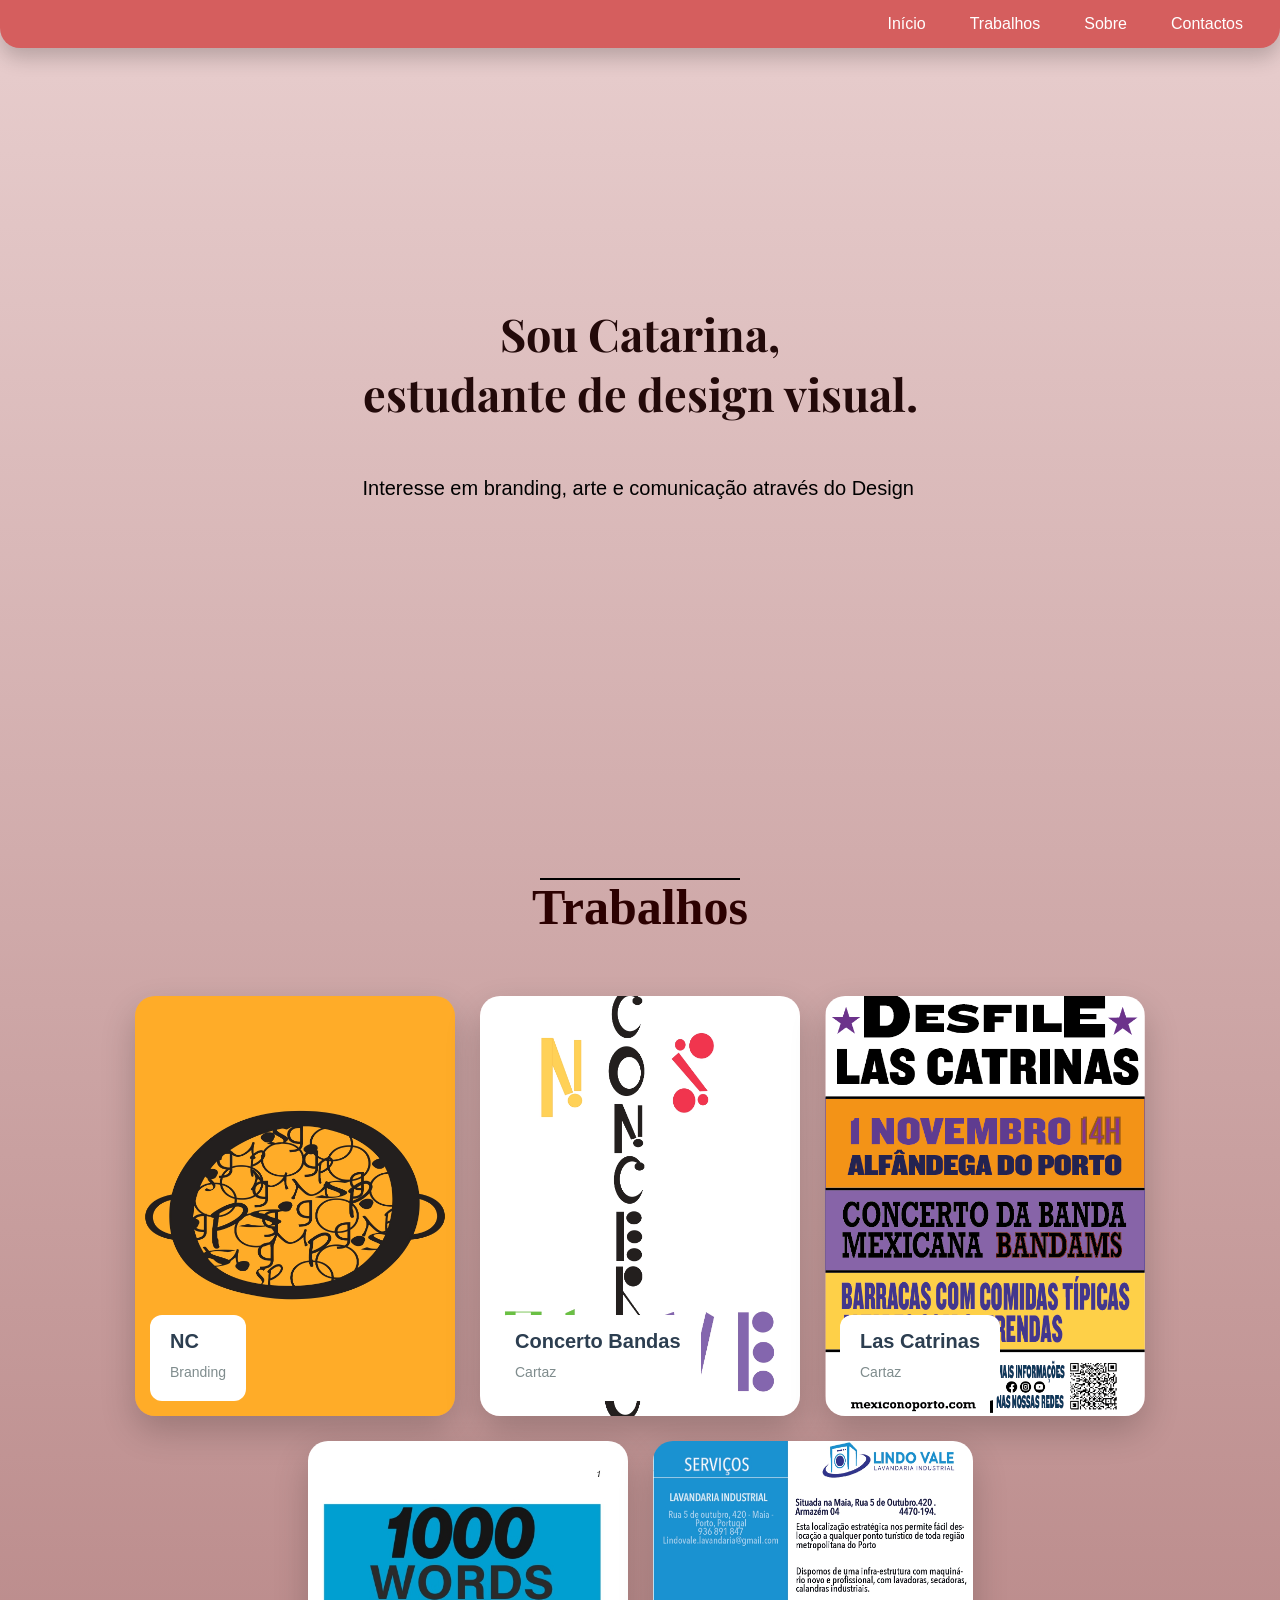
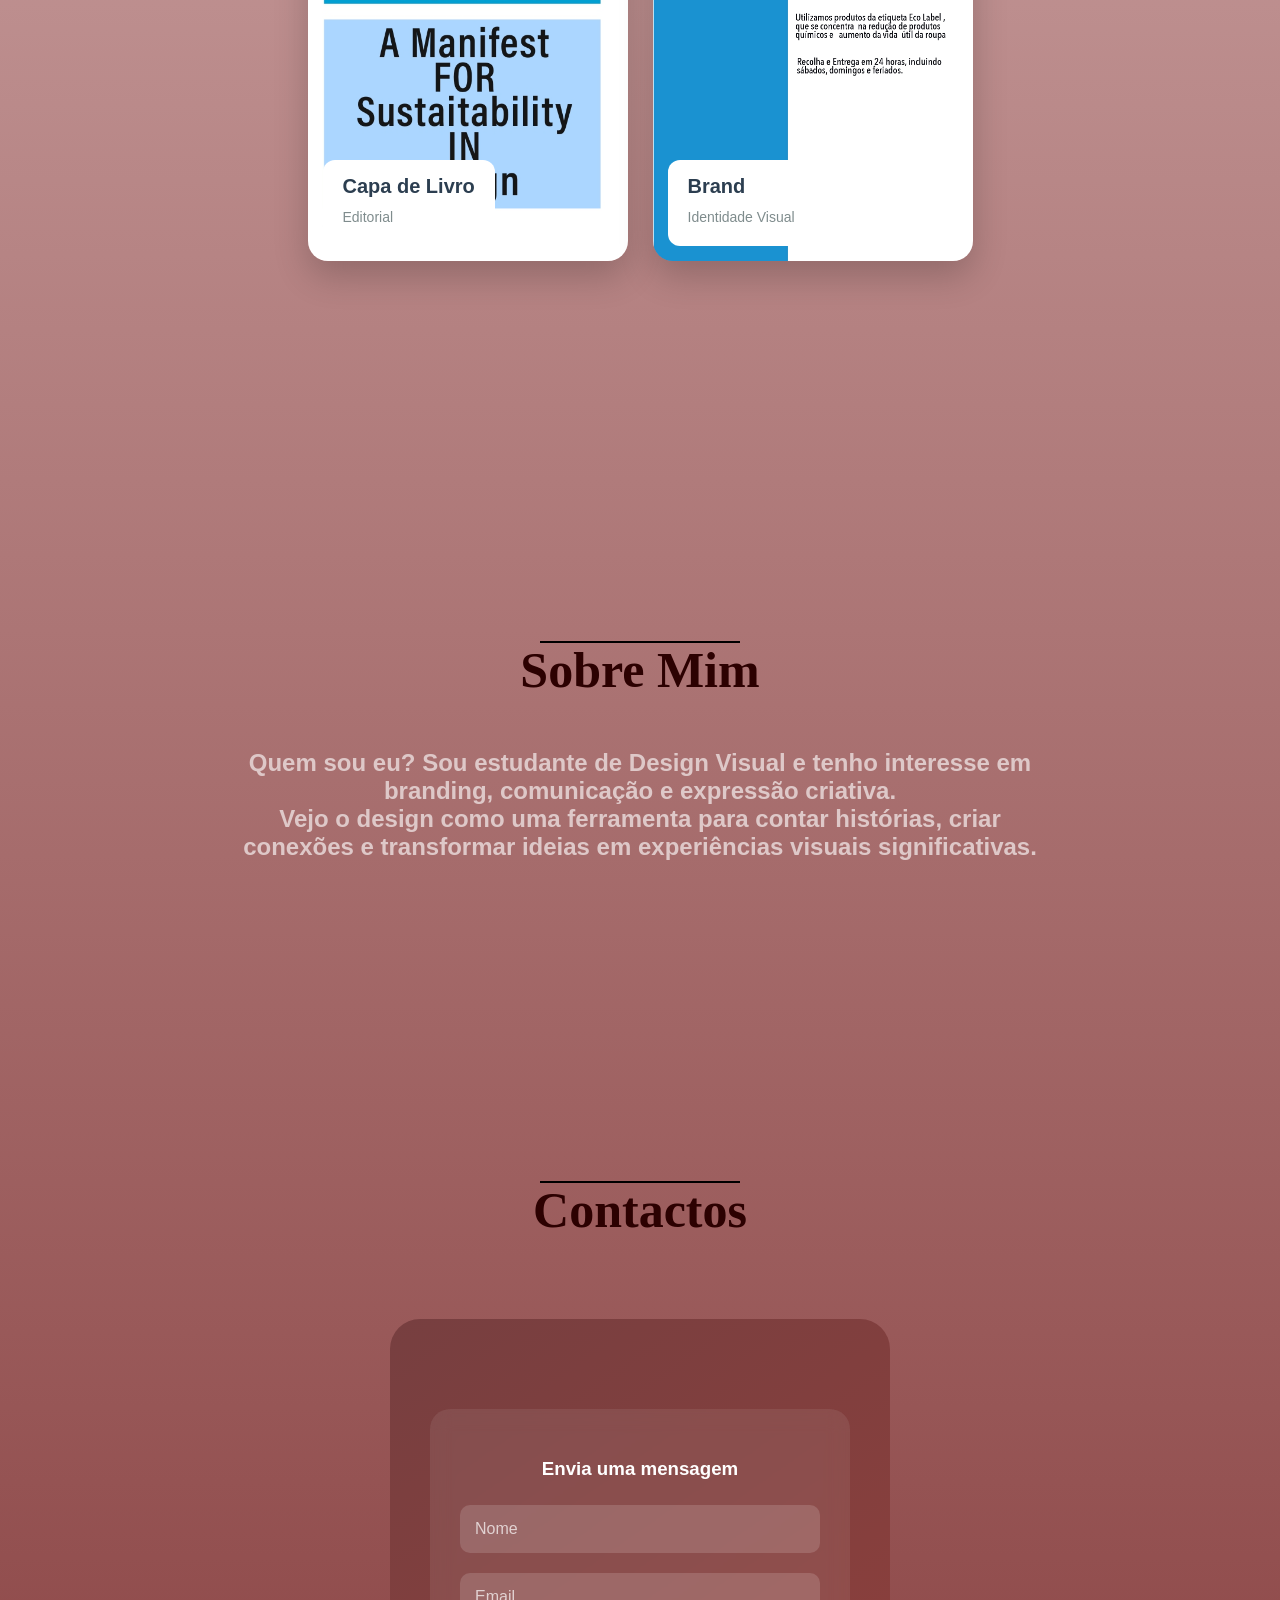
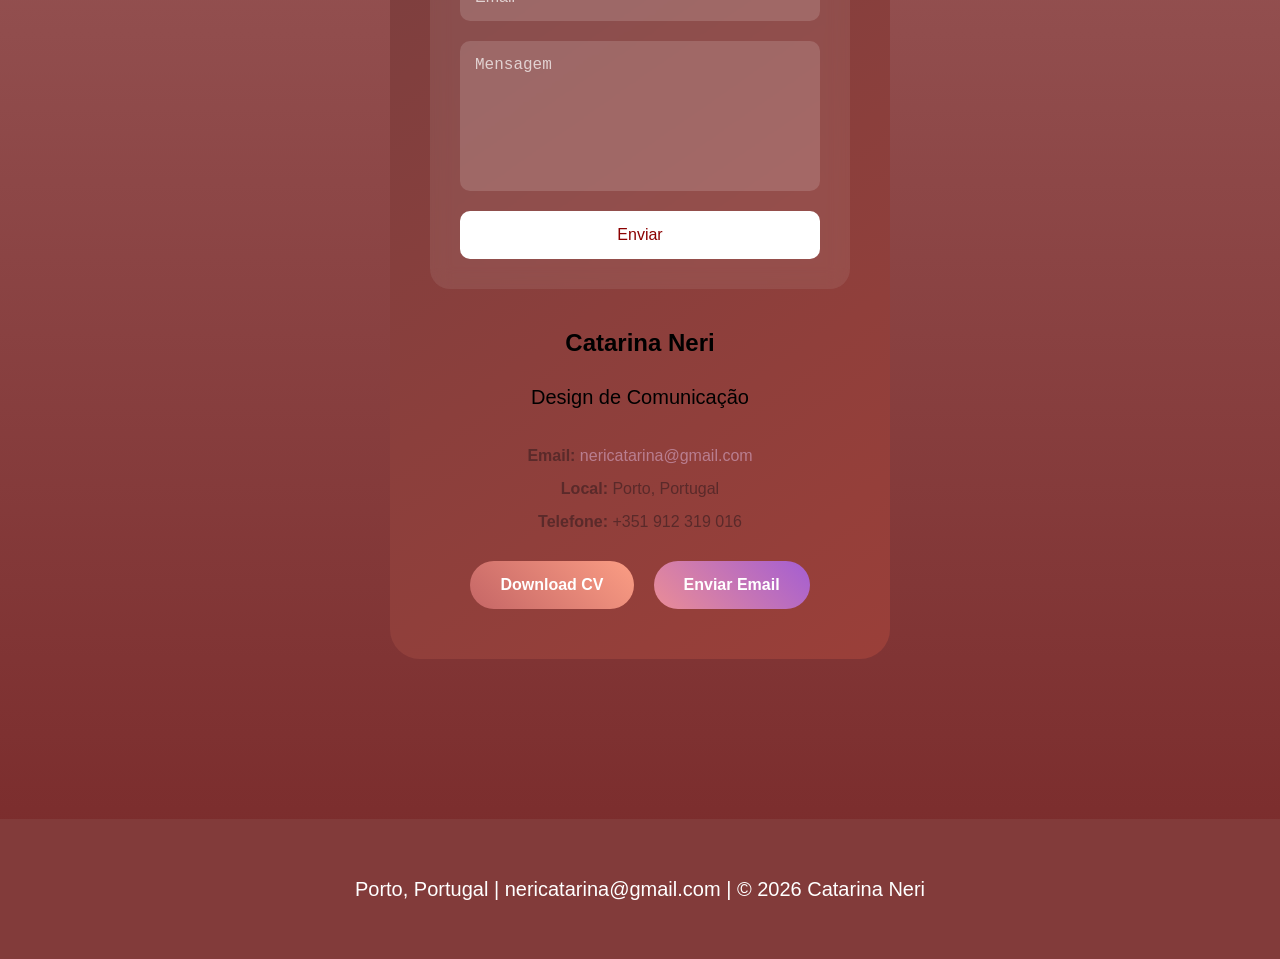
<file: index.html>
<!DOCTYPE html>
<html lang="pt-PT">
<head>
  <meta charset="UTF-8">
  <meta name="viewport" content="width=device-width, initial-scale=1.0">
  <title>Catarina Neri</title>
  <link rel="stylesheet" href="estilos.css">
  <link rel="preconnect" href="https://fonts.googleapis.com">
<link rel="preconnect" href="https://fonts.gstatic.com" crossorigin>
<link href="https://fonts.googleapis.com/css2?family=Playfair+Display:wght@400;700&display=swap" rel="stylesheet">
</head>
<body>

  <header id="cabecalho">
    <nav>
      <ul>
        <li><a href="#inicio">Início</a></li>
        <li><a href="#trabalhos">Trabalhos</a></li>
        <li><a href="#sobre">Sobre</a></li>
        <li><a href="#contacto">Contactos</a></li>
        
      </ul>
    </nav>
  </header>

  <section id="inicio">
    

   <section class="hero">

   <div class="hero-text">
    <h1 class="titulo-principal">
        Sou Catarina,<br>
        estudante de design visual.
    </h1>
    <p>Interesse em branding, arte e comunicação através do Design</p>
</div>
    </div>

</section>
</p>
    </div>
  </section>



  <section id="trabalhos">
    <h2 class="portfolio-title">Trabalhos</h2>

    <div class="galeria">
      <div class="projeto">
        <img src="assets/moqueca.jpg" alt="NC" onclick="openModal(this)">
        <div class="info">
          <h3>NC</h3>
          <p>Branding</p>
        </div>
      </div>

      <div class="projeto">
        <img src="assets/cartazradiumai.jpg" alt="Concerto Bandas" onclick="openModal(this)">
        <div class="info">
          <h3>Concerto Bandas</h3>
          <p>Cartaz</p>
        </div>
      </div>

      <div class="projeto">
        <img src="assets/desfile.catrinasport.png" alt="Las Catrinas" onclick="openModal(this)">
        <div class="info">
          <h3>Las Catrinas</h3>
          <p>Cartaz</p>
        </div>
      </div>

      <div class="projeto">
        <img src="assets/livro.jpg" alt="Capa de Livro" onclick="openModal(this)">
        <div class="info">
          <h3>Capa de Livro</h3>
          <p>Editorial</p>
        </div>
      </div>

      <div class="projeto">
        <img src="assets/lavt.jpg" alt="Brand" onclick="openModal(this)">
        <div class="info">
          <h3>Brand</h3>
          <p>Identidade Visual</p>
        </div>
      </div>
    </div>
  </section>

  <section id="sobre">
    <h2 class="portfolio-title">Sobre Mim</h2>
    <div class="myDiv">
      <h2>Quem sou eu?
        Sou estudante de Design Visual e tenho interesse em branding, 
        comunicação e expressão criativa.</h2>
      <h2>Vejo o design como uma ferramenta para contar histórias, 
        criar conexões e transformar ideias em experiências visuais significativas.
      </h2>
      
    </div>
  </section> 

  <section id="contacto">
    <h2 class="portfolio-title">Contactos</h2>

    <div class="cv-container">
      <div class="cv-card">
        <div class="contact-form-box">

  <h3>Envia uma mensagem</h3>

  <form class="simple-form">

    <input type="text" placeholder="Nome">

    <input type="email" placeholder="Email">

    <textarea placeholder="Mensagem"></textarea>

    <button type="submit">
      Enviar
    </button>

  </form>

</div>
        <div class="cv-header">
          <h2>Catarina Neri</h2>
          <p>Design de Comunicação</p>
        </div>

        <div class="cv-info">
          <div class="info-item">
            <strong>Email:</strong> <a href="mailto:nericatarina@gmail.com">nericatarina@gmail.com</a>
          </div>
          <div class="info-item">
            <strong>Local:</strong> Porto, Portugal
          </div>
          <div class="info-item">
            <strong>Telefone:</strong> +351 912 319 016
          </div>
        </div>

        <div class="cv-buttons">
          <a href="assets/catarinacv.pdf" class="btn-download" download>Download CV</a>
          <a href="mailto:nericatarina@gmail.com" class="btn-contact">Enviar Email</a>
        </div>
      </div>
    </div>
  </section>

   

  

  <div id="myModal" class="modal" onclick="closeModal(event)">
    <span class="close" onclick="closeModal(event)">&times;</span>
    <img class="modal-content" id="img01" alt="">
    <div id="caption" class="caption-container"></div>
  </div>

  <footer>
    <p>Porto, Portugal | <a href="mailto:nericatarina@gmail.com">nericatarina@gmail.com</a> | © 2026 Catarina Neri</p>
  </footer>

  <script>
    function openModal(img) {
      document.getElementById("myModal").style.display = "block";
      document.getElementById("img01").src = img.src;
      document.getElementById("img01").alt = img.alt;
      document.getElementById("caption").innerText = img.alt;
    }

    function closeModal(event) {
      if (
        event.target.id === "myModal" ||
        event.target.classList.contains("close")
      ) {
        document.getElementById("myModal").style.display = "none";
      }
    }
  </script>
<script>
window.addEventListener("scroll", () => {

  const scroll =
    window.scrollY /
    (document.body.scrollHeight - window.innerHeight);

  document.body.style.background =
    `linear-gradient(
      to bottom,
      rgb(${232 - scroll * 100},
          ${206 - scroll * 120},
          ${206 - scroll * 120}),
      rgb(${120 - scroll * 40},
          ${40 - scroll * 20},
          ${40 - scroll * 20})
    )`;
});
</script>
</body>
</html>
</file>
<file: estilos.css>
html {
  scroll-behavior: smooth;
}

body {
  font-family: Arial, sans-serif;
  background-color: rgb(232, 206, 206);
  margin: 0;
  padding: 0;
}

#cabecalho {
  background-color: rgb(213, 94, 94);
  padding: 15px 25px;
  position: sticky;
  top: 0;
  z-index: 1000;
  border-radius: 0 0 20px 20px;
  box-shadow: 0 10px 20px rgba(0, 0, 0, 0.2);
}

#cabecalho ul {
  display: flex;
  justify-content: flex-end;
  gap: 20px;
  list-style: none;
  margin: 0;
  padding: 0;
}

#cabecalho a {
  color: white;
  text-decoration: none;
  padding: 8px 12px;
  border-radius: 5px;
}

#cabecalho a:hover {
  background-color: rgba(255, 255, 255, 0.2);
}

section {
  padding: 120px 20px 80px;
}

h1{
  color: rgb(35, 10, 10);
  text-align: center;
  font-family: Georgia, serif;
}

p {
  font-size: 20px;
  line-height: 2;
}

.hero{
    min-height: 50vh;

    display: flex;

    justify-content: center;

    align-items: center;

    padding: 0 120px;
}

.hero-text{
    max-width: 800px;
}

.nome {
  color: white;
  background: none;
  font-size:80px;
}

.myDiv {
  color: rgb(222, 200, 200);
  background: none;
  box-shadow: none;
  text-align: center;
}

.portfolio-title {
  text-align: center;
  font-size: 50px;
  color: rgb(44, 1, 1);
  margin: 120px 0 50px; 
  font-family: Georgia, serif;
  position: relative;

}


.portfolio-title::after {
  content: "";
  position: absolute;
  left: 50%;
  transform: translateX(-50%);
  width: 200px;
  height: 2px;
  background-color: black;
}


.portfolio-title: {
  bottom: -15px;
}

.galeria {
  display: flex;
  flex-wrap: wrap;
  gap: 25px;
  max-width: 1200px;
  margin: 60px auto;
  padding: 0 20px;
  justify-content: center;
}

.projeto {
  position: relative;
  width: 320px;
  height: 420px;
  border-radius: 20px;
  overflow: hidden;
  box-shadow: 0 15px 35px rgba(0, 0, 0, 0.2);
  cursor: pointer;
}

.projeto img {
  width: 100%;
  height: 100%;
  object-fit: cover;
}

.info {
  position: absolute;
  bottom: 15px;
  left: 15px;
  background: white;
  padding: 15px 20px;
  border-radius: 12px;
}

.info h3 {
  margin: 0 0 5px 0;
  font-size: 20px;
  color: #2c3e50;
}

.info p {
  margin: 0;
  font-size: 14px;
  color: #7f8c8d;
}

.cv-container {
  max-width: 500px;
  margin: 80px auto;
  padding: 0 20px;
}

.cv-card {
  background: linear-gradient(145deg, #773f40 0%, #9a3f39 100%);
  border-radius: 30px;
  padding: 50px 40px;
  text-align: center;
}

.cv-info {
  margin: 30px 0;
}

.info-item {
  margin-bottom: 15px;
  color: #5a2a2a;
}

.info-item a {
  color: #b97e90;
  text-decoration: none;
}

.cv-buttons {
  display: flex;
  gap: 20px;
  justify-content: center;
  flex-wrap: wrap;
}

.btn-download,
.btn-contact {
  padding: 15px 30px;
  border-radius: 25px;
  text-decoration: none;
  font-weight: 600;
  color: white;
}

.btn-download {
  background: linear-gradient(45deg, #c56666, #fb9d84);
}

.btn-contact {
  background: linear-gradient(45deg, #ea8d96, #a45ed2);
}

footer {
  background: rgb(130, 59, 58);
  color: white;
  text-align: center;
  padding: 30px 20px;
  margin-top: 0;
}

footer a {
  color: white;
  text-decoration: none;
}

.modal {
  display: none;
  position: fixed;
  z-index: 2000;
  padding-top: 60px;
  left: 0;
  top: 0;
  width: 100%;
  height: 100%;
  overflow: auto;
  background-color: rgba(0, 0, 0, 0.92);
}

.modal-content {
  display: block;
  margin: auto;
  max-width: 80%;
  max-height: 80vh;
  border-radius: 12px;
}

.close {
  color: white;
  position: absolute;
  top: 20px;
  right: 35px;
  font-size: 40px;
  font-weight: bold;
  cursor: pointer;
}

.caption-container {
  text-align: center;
  color: white;
  padding: 15px;
  font-size: 18px;
}

@media (max-width: 768px) {
  #cabecalho ul {
    justify-content: center;
    flex-wrap: wrap;
  }


  .projeto {
    width: 90%;
    height: auto;
  }

  .projeto img {
    height: auto;
  }

  .cv-card {
    padding: 35px 20px;
  }

  .btn-download,
  .btn-contact {
    width: 100%;
    text-align: center;
  }
}
body {
  font-family: Arial, sans-serif;
  margin: 0;
  padding: 0;
  background: linear-gradient(
    to bottom,
    rgb(232, 206, 206),
    rgb(120, 40, 40)
  );
  background-attachment: fixed;
}

.contact-form-box {

  max-width: 500px;

  margin: 40px auto;

  padding: 30px;

  border-radius: 20px;

  background: rgba(255,255,255,0.08);

  backdrop-filter: blur(10px);
}

.contact-form-box h3 {

  text-align: center;

  margin-bottom: 25px;

  color: white;
}

.simple-form {

  display: flex;

  flex-direction: column;

  gap: 20px;
}

.simple-form input,
.simple-form textarea {

  padding: 15px;

  border: none;

  border-radius: 10px;

  background: rgba(255,255,255,0.15);

  color: white;

  font-size: 16px;
}

.simple-form textarea {

  height: 120px;

  resize: none;
}

.simple-form input::placeholder,
.simple-form textarea::placeholder {

  color: rgba(255,255,255,0.7);
}

.simple-form button {

  padding: 15px;

  border: none;

  border-radius: 10px;

  background: white;

  color: darkred;

  cursor: pointer;

  font-size: 16px;

  transition: 0.3s;
}

.simple-form button:hover {

  transform: scale(1.03);

  background: rgb(255, 220, 220);
}

.intro-text {

  max-width: 700px;

  margin: 20px auto;

  font-size: 20px;

  line-height: 1.8;

  color: rgba(255,255,255,0.85);
}

.titulo-principal {
    font-family: 'Playfair Display', serif;
    font-size: 45px;
}

#sobre {
      padding: 120px 230px 80px;
      
  }

h2 {
    margin-bottom: 0px;
    margin-top: 0px;
}

#trabalhos .portfolio-title {
      margin-top: 40px;
  }
</file>
